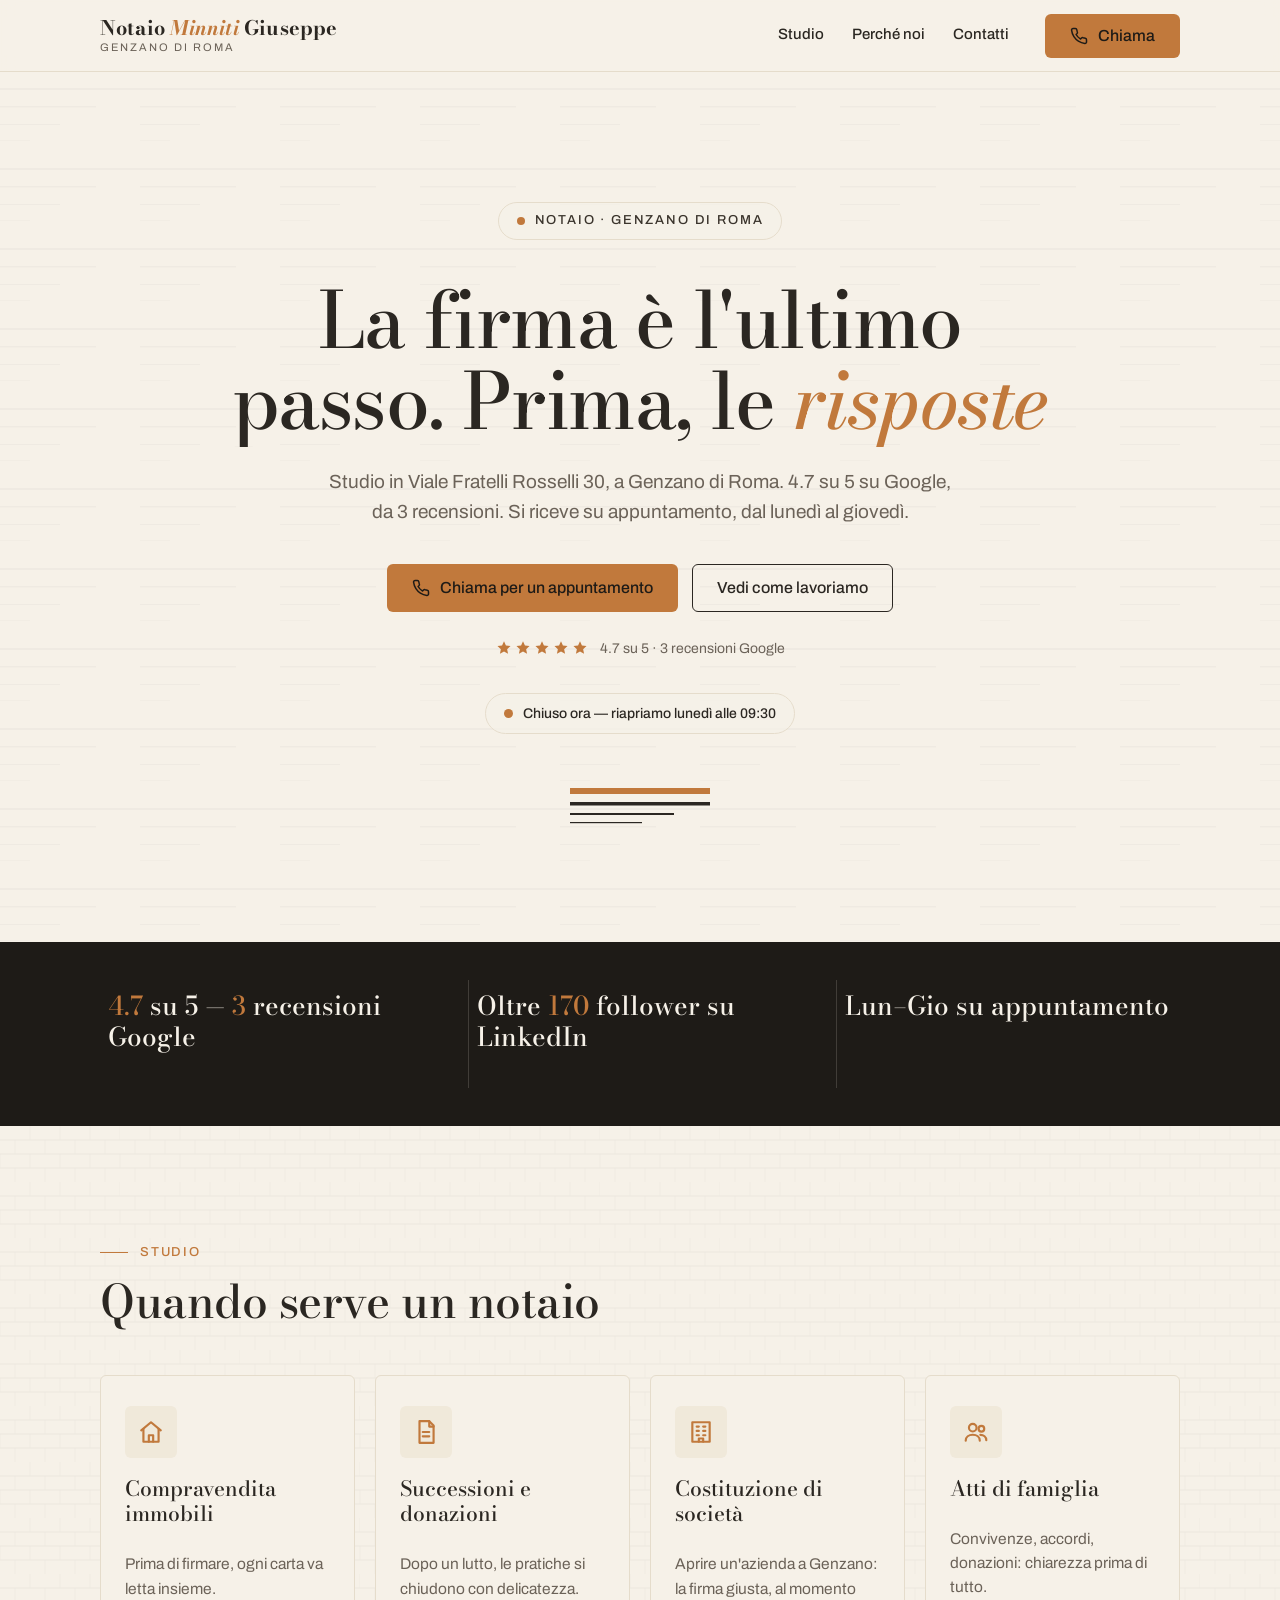
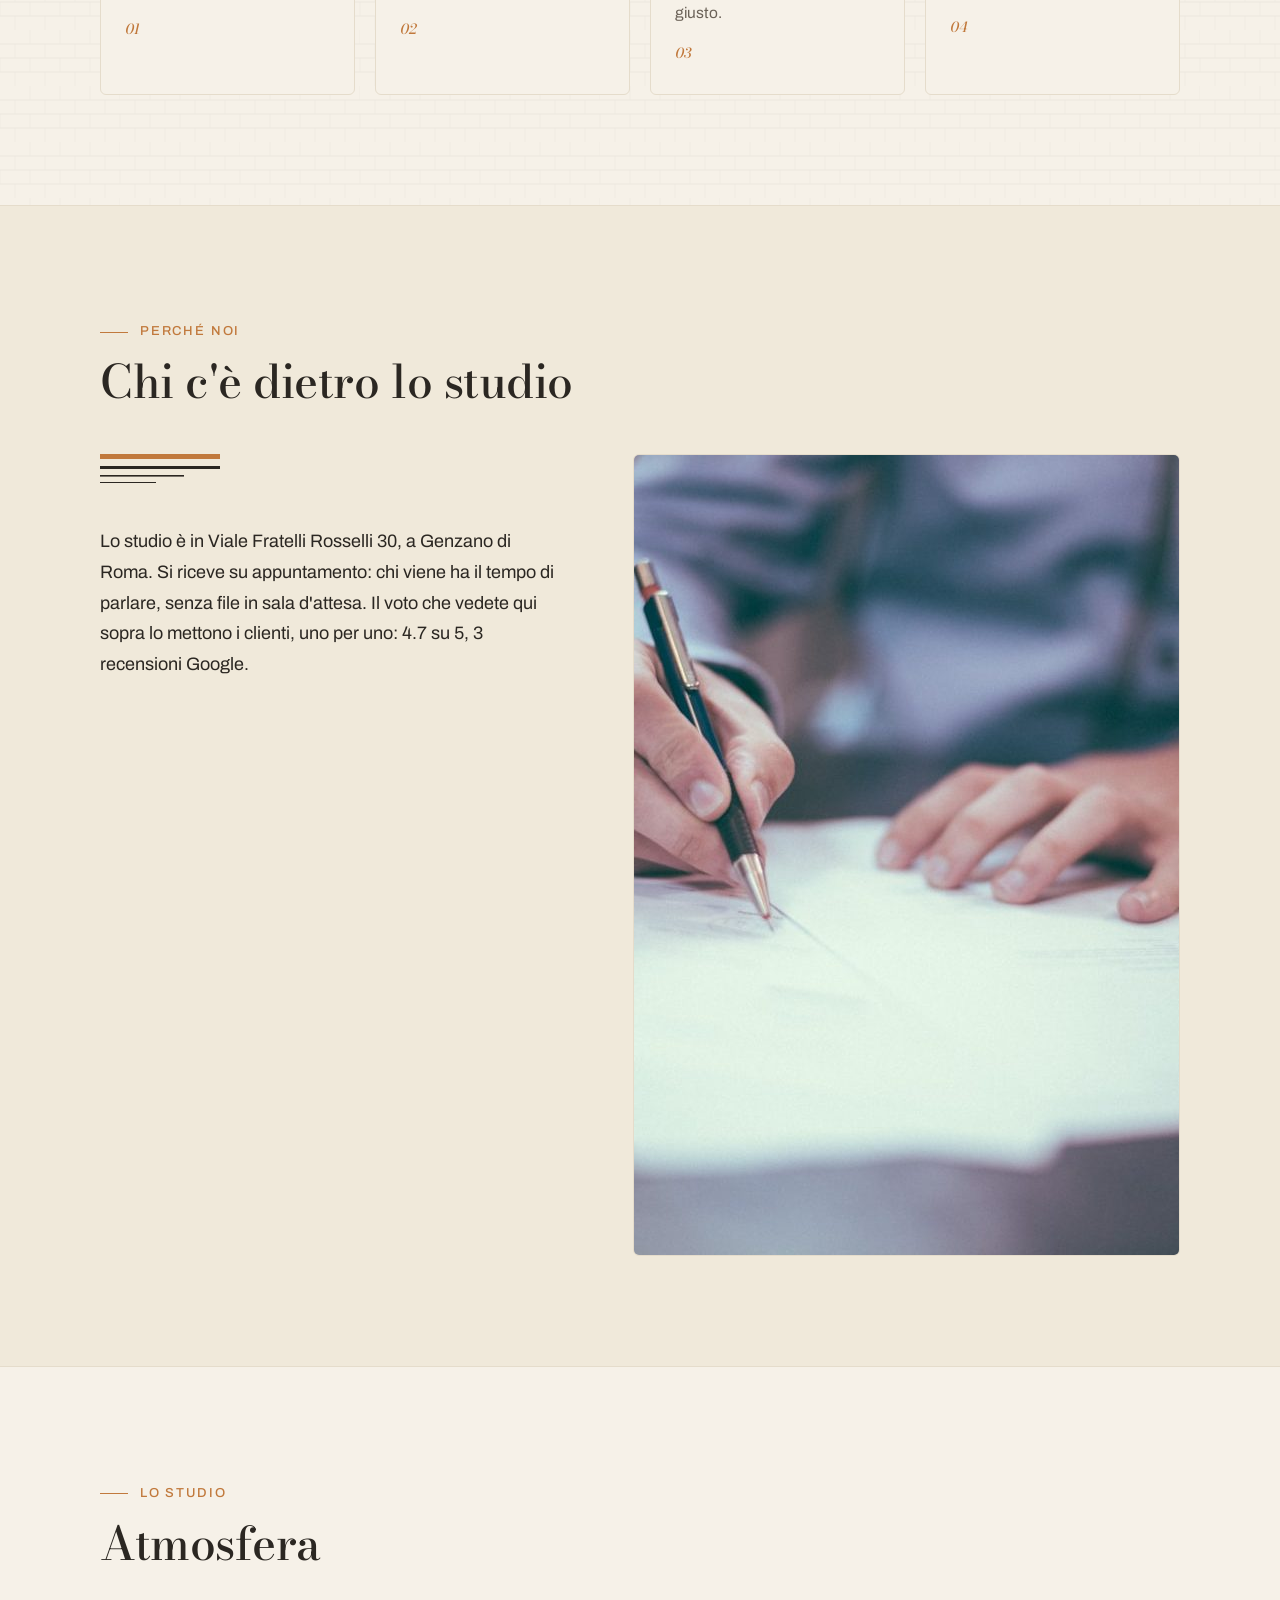
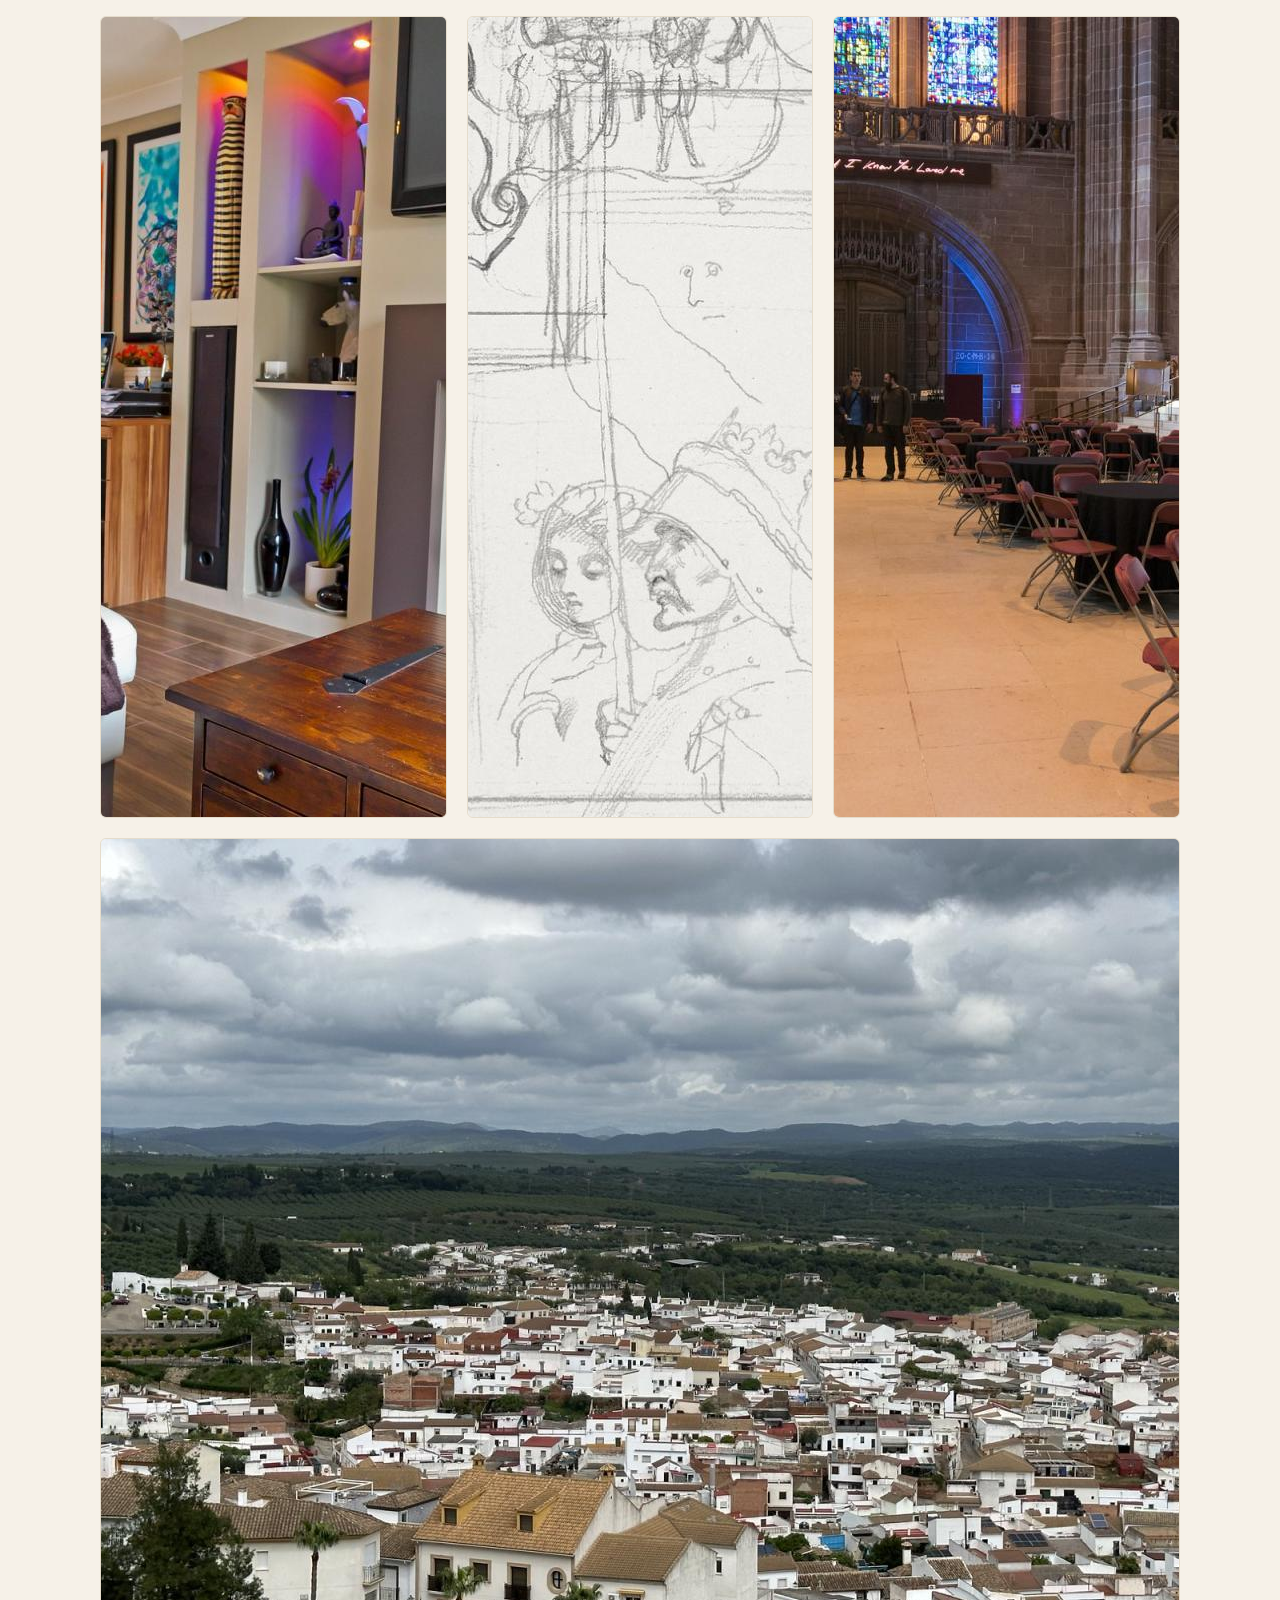
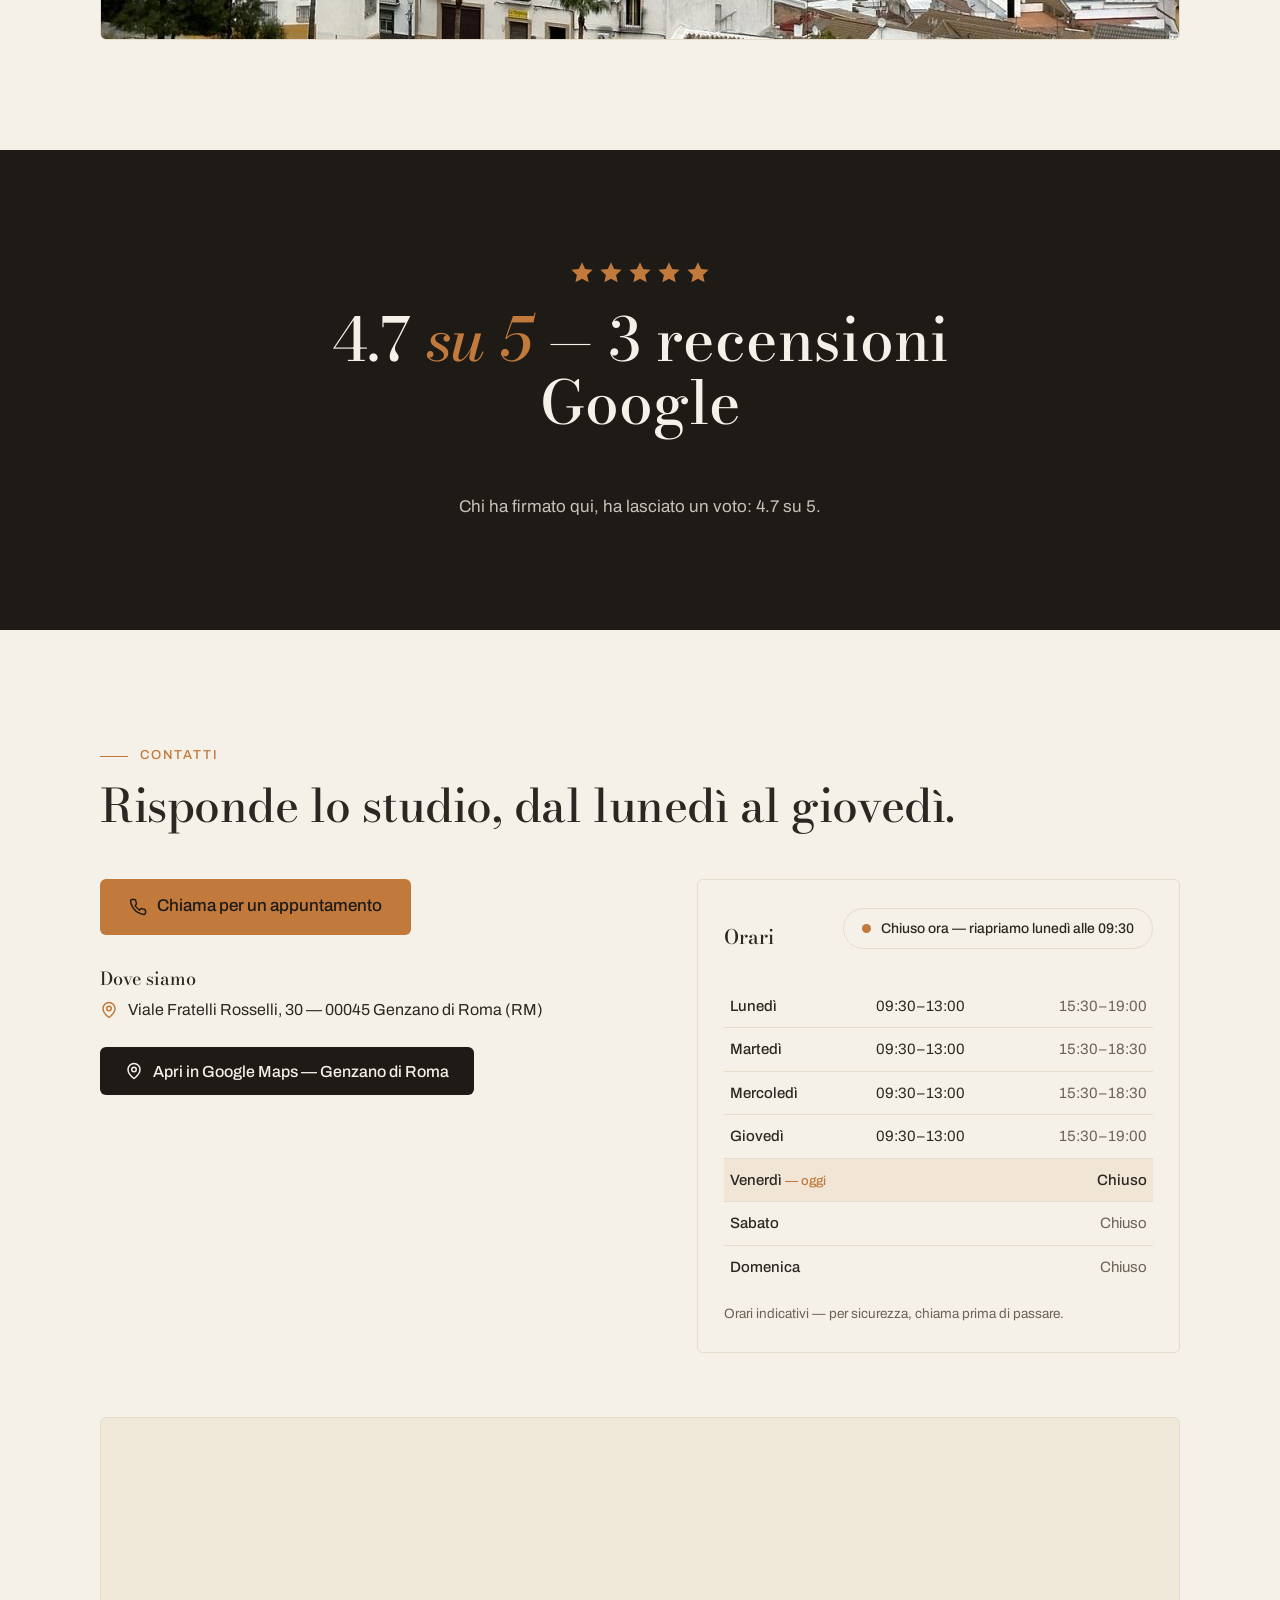
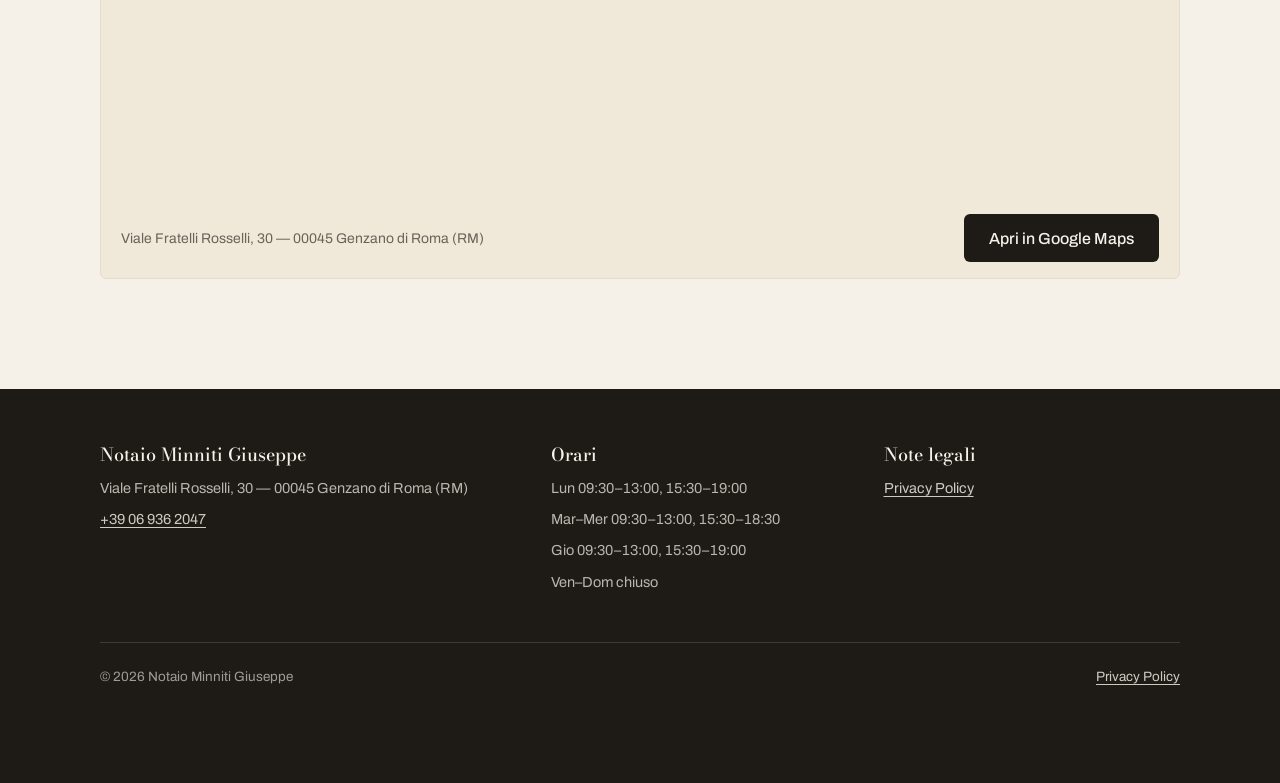
<file: index.html>
<!DOCTYPE html>
<html lang="it">
<head>
  <meta charset="UTF-8">
  <meta name="viewport" content="width=device-width, initial-scale=1.0">
  <title>Notaio Minniti Giuseppe — Genzano di Roma · Notaio che risponde</title>
  <meta name="description" content="Studio notarile in Viale Fratelli Rosselli 30, a Genzano di Roma. 4.7 su 5 su Google, da 3 recensioni. Compravendite, successioni, società e atti di famiglia. Si riceve su appuntamento, dal lunedì al giovedì.">
  <meta name="geo.region" content="IT-RM">
  <meta name="geo.placename" content="Genzano di Roma">
  <meta name="geo.position" content="41.7099509;12.6858697">
  <meta name="ICBM" content="41.7099509, 12.6858697">
  <link rel="canonical" href="https://notaiominniti-genzano.github.io/">
  <meta property="og:type" content="website">
  <meta property="og:locale" content="it_IT">
  <meta property="og:site_name" content="Notaio Minniti Giuseppe">
  <meta property="og:title" content="Notaio Minniti Giuseppe — Genzano di Roma">
  <meta property="og:description" content="La firma è l'ultimo passo. Prima, le risposte. Studio in Viale Fratelli Rosselli 30, Genzano di Roma. 4.7 su 5 su Google, da 3 recensioni.">
  <meta property="og:url" content="https://notaiominniti-genzano.github.io/">
  <link rel="icon" type="image/svg+xml" href="favicon.svg">

  <script type="application/ld+json">
  {
    "@context": "https://schema.org",
    "@type": "LocalBusiness",
    "name": "Notaio Minniti Giuseppe",
    "url": "https://notaiominniti-genzano.github.io/",
    "telephone": "+3906****2047",
    "address": {
      "@type": "PostalAddress",
      "streetAddress": "Viale Fratelli Rosselli, 30",
      "addressLocality": "Genzano di Roma",
      "addressRegion": "RM",
      "postalCode": "00045",
      "addressCountry": "IT"
    },
    "geo": {
      "@type": "GeoCoordinates",
      "latitude": 41.7099509,
      "longitude": 12.6858697
    },
    "aggregateRating": {
      "@type": "AggregateRating",
      "ratingValue": "4.7",
      "reviewCount": "3"
    }
  }
  </script>

  <noscript>
    <style>
      .reveal, .hero__badge, .hero__title .word > span, .hero__sub,
      .hero__cta-row, .hero__rating, .hero__status {
        opacity: 1 !important;
        transform: none !important;
        animation: none !important;
      }
    </style>
  </noscript>

  <link rel="preload" as="font" type="font/woff2" crossorigin href="fonts/font-00.woff2">
  <link rel="preload" as="font" type="font/woff2" crossorigin href="fonts/font-05.woff2">
  <link rel="preload" as="font" type="font/woff2" crossorigin href="fonts/font-03.woff2">

  <link rel="stylesheet" href="css/variables.css">
  <link rel="stylesheet" href="css/base.css">
  <link rel="stylesheet" href="css/components.css">
  <link rel="stylesheet" href="fonts/fonts.css">

  <style>
    /* Design tokens — specchio inline di css/variables.css (fonte di verità) */
    :root {
      --paper: #F6F1E8;
      --ink: #2B2722;
      --primary: #3A342C;
      --accent: #C1793C;
      --deep: #1E1B17;
      --line: #E5DCCB;
    }

    /* Hero: CSS @keyframes INLINE (mai GSAP sopra la fold) */
    @keyframes heroUp {
      from { opacity: 0; transform: translateY(22px); }
      to   { opacity: 1; transform: translateY(0); }
    }

    @keyframes heroWordUp {
      from { opacity: 0; transform: translateY(1.05em); }
      to   { opacity: 1; transform: translateY(0); }
    }
  </style>

  <script>
    /* Delay eroe in modo SINCRONO (anti-flash): le variabili sono lette
       dalle animazioni CSS del primo render, nessuna classe aggiunta dopo. */
    (function () {
      var s = document.documentElement.style;
      var i;
      for (i = 1; i <= 8; i += 1) {
        s.setProperty('--d' + i, (0.04 + i * 0.055).toFixed(3) + 's');
      }
      s.setProperty('--d-hero-1', '0.05s');
      s.setProperty('--d-hero-2', '0.6s');
      s.setProperty('--d-hero-3', '0.68s');
      s.setProperty('--d-hero-4', '0.76s');
      s.setProperty('--d-hero-5', '0.84s');
    })();
  </script>
</head>
<body>

  <a class="skip-link" href="#main">Salta al contenuto</a>

  <!-- Header / Nav -->
  <header class="header" id="header">
    <div class="container header__inner">
      <a class="brand" href="#main" aria-label="Notaio Minniti Giuseppe — torna all'inizio">
        <span class="brand__name">Notaio <em>Minniti</em> Giuseppe</span>
        <span class="brand__tag">Genzano di Roma</span>
      </a>
      <nav class="nav" aria-label="Navigazione principale">
        <div class="nav__links">
          <a class="nav__link" href="#studio">Studio</a>
          <a class="nav__link" href="#perche">Perché noi</a>
          <a class="nav__link" href="#contatti">Contatti</a>
          <a class="btn btn--primary nav__cta" href="tel:+39069362047">
            <svg viewBox="0 0 24 24" fill="none" stroke="currentColor" stroke-width="2" stroke-linecap="round" stroke-linejoin="round" aria-hidden="true"><path d="M22 16.9v3a2 2 0 0 1-2.2 2 19.8 19.8 0 0 1-8.6-3.1 19.5 19.5 0 0 1-6-6A19.8 19.8 0 0 1 2.1 4.2 2 2 0 0 1 4.1 2h3a2 2 0 0 1 2 1.7c.1 1 .4 2 .7 2.9a2 2 0 0 1-.4 2.1L8.1 10a16 16 0 0 0 6 6l1.3-1.3a2 2 0 0 1 2.1-.4c.9.3 1.9.6 2.9.7a2 2 0 0 1 1.6 2Z"/></svg>
            Chiama
          </a>
        </div>
        <button class="nav__burger" id="burger" type="button" aria-label="Apri il menu" aria-expanded="false" aria-controls="mobileMenu">
          <svg viewBox="0 0 24 24" fill="none" stroke="currentColor" stroke-width="2" stroke-linecap="round" aria-hidden="true"><path d="M4 7h16M4 12h16M4 17h16"/></svg>
        </button>
      </nav>
    </div>
  </header>

  <!-- Pannello menu mobile -->
  <nav class="nav__menu" id="mobileMenu" aria-label="Navigazione mobile">
    <a href="#studio">Studio</a>
    <a href="#perche">Perché noi</a>
    <a href="#contatti">Contatti</a>
    <a class="btn btn--primary" href="tel:+39069362047">Chiama per un appuntamento</a>
  </nav>

  <main id="main">

    <!-- 1 · Hero -->
    <section class="hero" id="hero">
      <div class="container hero__inner">
        <p class="hero__badge" id="heroBadge"><span class="dot" aria-hidden="true"></span>Notaio · Genzano di Roma</p>

        <h1 class="hero__title" id="heroTitle">
          <span class="word"><span>La</span></span>
          <span class="word"><span>firma</span></span>
          <span class="word"><span>è</span></span>
          <span class="word"><span>l'ultimo</span></span>
          <span class="word"><span>passo.</span></span>
          <span class="word"><span>Prima,</span></span>
          <span class="word"><span>le</span></span>
          <em class="accent word"><span>risposte</span></em>
        </h1>

        <p class="hero__sub" id="heroSub">Studio in Viale Fratelli Rosselli 30, a Genzano di Roma. 4.7 su 5 su Google, da 3 recensioni. Si riceve su appuntamento, dal lunedì al giovedì.</p>

        <div class="hero__cta-row" id="heroCta">
          <a class="btn btn--primary" href="tel:+39069362047">
            <svg viewBox="0 0 24 24" fill="none" stroke="currentColor" stroke-width="2" stroke-linecap="round" stroke-linejoin="round" aria-hidden="true"><path d="M22 16.9v3a2 2 0 0 1-2.2 2 19.8 19.8 0 0 1-8.6-3.1 19.5 19.5 0 0 1-6-6A19.8 19.8 0 0 1 2.1 4.2 2 2 0 0 1 4.1 2h3a2 2 0 0 1 2 1.7c.1 1 .4 2 .7 2.9a2 2 0 0 1-.4 2.1L8.1 10a16 16 0 0 0 6 6l1.3-1.3a2 2 0 0 1 2.1-.4c.9.3 1.9.6 2.9.7a2 2 0 0 1 1.6 2Z"/></svg>
            Chiama per un appuntamento
          </a>
          <a class="btn btn--ghost" href="#studio">Vedi come lavoriamo</a>
        </div>

        <div class="hero__rating" id="heroRating">
          <span class="stars" aria-hidden="true">
            <svg viewBox="0 0 24 24" fill="currentColor"><path d="M12 2l2.9 6.3 6.9.8-5.1 4.7 1.4 6.8L12 17.2 5.9 20.6l1.4-6.8L2.2 9.1l6.9-.8z"/></svg>
            <svg viewBox="0 0 24 24" fill="currentColor"><path d="M12 2l2.9 6.3 6.9.8-5.1 4.7 1.4 6.8L12 17.2 5.9 20.6l1.4-6.8L2.2 9.1l6.9-.8z"/></svg>
            <svg viewBox="0 0 24 24" fill="currentColor"><path d="M12 2l2.9 6.3 6.9.8-5.1 4.7 1.4 6.8L12 17.2 5.9 20.6l1.4-6.8L2.2 9.1l6.9-.8z"/></svg>
            <svg viewBox="0 0 24 24" fill="currentColor"><path d="M12 2l2.9 6.3 6.9.8-5.1 4.7 1.4 6.8L12 17.2 5.9 20.6l1.4-6.8L2.2 9.1l6.9-.8z"/></svg>
            <svg viewBox="0 0 24 24" fill="currentColor"><path d="M12 2l2.9 6.3 6.9.8-5.1 4.7 1.4 6.8L12 17.2 5.9 20.6l1.4-6.8L2.2 9.1l6.9-.8z"/></svg>
          </span>
          <span>4.7 su 5 · 3 recensioni Google</span>
        </div>

        <div class="hero__status">
          <span class="status-pill status-pill--hero js-status" role="status" aria-live="polite">
            <span class="dot" aria-hidden="true"></span>
            <span class="js-status-text">Lun–Gio su appuntamento</span>
          </span>
        </div>

        <div class="arch-lines" aria-hidden="true">
          <svg width="140" height="44" viewBox="0 0 140 44" fill="none">
            <rect x="0" y="0" width="140" height="6" fill="#C1793C"/>
            <rect x="0" y="14" width="140" height="3.5" fill="#2B2722"/>
            <rect x="0" y="25" width="104" height="2" fill="#2B2722"/>
            <rect x="0" y="34" width="72" height="1.2" fill="#2B2722"/>
          </svg>
        </div>
      </div>
    </section>


    <!-- 2 · Trust bar (solo numeri reali) -->
    <section class="trust" aria-label="Numeri dello studio">
      <div class="container trust__grid">
        <div class="trust__item reveal">
          <p class="trust__item-text"><span class="counter" data-target="4.7" data-decimals="1">4.7</span> su 5 — <span class="counter" data-target="3" data-decimals="0">3</span> recensioni Google</p>
        </div>
        <div class="trust__item reveal">
          <p class="trust__item-text">Oltre <span class="counter" data-target="170" data-decimals="0">170</span> follower su LinkedIn</p>
        </div>
        <div class="trust__item reveal">
          <p class="trust__item-text">Lun–Gio su appuntamento</p>
        </div>
      </div>
    </section>

    <!-- 3 · Servizi -->
    <section class="services section" id="studio">
      <div class="roman-wall" aria-hidden="true"></div>
      <div class="container services__inner">
        <div class="section-head reveal">
          <span class="section-head__kicker">Studio</span>
          <h2>Quando serve un notaio</h2>
        </div>

        <div class="cards-grid">
          <article class="card">
            <span class="card__icon" aria-hidden="true">
              <svg viewBox="0 0 24 24" fill="none" stroke="currentColor" stroke-width="2" stroke-linecap="round" stroke-linejoin="round"><path d="M3 10.5 12 3l9 7.5"/><path d="M5 9.5V21h14V9.5"/><path d="M10 21v-6h4v6"/></svg>
            </span>
            <h3>Compravendita immobili</h3>
            <p>Prima di firmare, ogni carta va letta insieme.</p>
            <span class="card__num" aria-hidden="true">01</span>
          </article>

          <article class="card">
            <span class="card__icon" aria-hidden="true">
              <svg viewBox="0 0 24 24" fill="none" stroke="currentColor" stroke-width="2" stroke-linecap="round" stroke-linejoin="round"><path d="M6 2h9l4 4v16H6z"/><path d="M15 2v5h4"/><path d="M9 12h6M9 16h6"/></svg>
            </span>
            <h3>Successioni e donazioni</h3>
            <p>Dopo un lutto, le pratiche si chiudono con delicatezza.</p>
            <span class="card__num" aria-hidden="true">02</span>
          </article>

          <article class="card">
            <span class="card__icon" aria-hidden="true">
              <svg viewBox="0 0 24 24" fill="none" stroke="currentColor" stroke-width="2" stroke-linecap="round" stroke-linejoin="round"><path d="M4 3h16v18H4z"/><path d="M8 7h2M8 11h2M8 15h2M14 7h2M14 11h2M14 15h2M10 21v-3h4v3"/></svg>
            </span>
            <h3>Costituzione di società</h3>
            <p>Aprire un'azienda a Genzano: la firma giusta, al momento giusto.</p>
            <span class="card__num" aria-hidden="true">03</span>
          </article>

          <article class="card">
            <span class="card__icon" aria-hidden="true">
              <svg viewBox="0 0 24 24" fill="none" stroke="currentColor" stroke-width="2" stroke-linecap="round" stroke-linejoin="round"><circle cx="9" cy="8" r="3.5"/><path d="M2.5 20c0-3.5 2.9-5.5 6.5-5.5s6.5 2 6.5 5.5"/><circle cx="17" cy="9" r="2.6"/><path d="M16 14.6c3 0 5.5 1.8 5.5 4.9"/></svg>
            </span>
            <h3>Atti di famiglia</h3>
            <p>Convivenze, accordi, donazioni: chiarezza prima di tutto.</p>
            <span class="card__num" aria-hidden="true">04</span>
          </article>
        </div>
      </div>
    </section>


    <!-- 4 · Perché noi -->
    <section class="perche section" id="perche">
      <div class="container">
        <div class="section-head reveal">
          <span class="section-head__kicker">Perché noi</span>
          <h2>Chi c'è dietro lo studio</h2>
        </div>

        <div class="perche__grid reveal">
          <div class="perche__body">
            <div class="arch-lines arch-lines--section" aria-hidden="true">
              <svg width="120" height="36" viewBox="0 0 120 36" fill="none">
                <rect x="0" y="0" width="120" height="5" fill="#C1793C"/>
                <rect x="0" y="12" width="120" height="3" fill="#2B2722"/>
                <rect x="0" y="21" width="84" height="1.6" fill="#2B2722"/>
                <rect x="0" y="28" width="56" height="1" fill="#2B2722"/>
              </svg>
            </div>
            <div class="perche__copy">
              <p>Lo studio è in Viale Fratelli Rosselli 30, a Genzano di Roma. Si riceve su appuntamento: chi viene ha il tempo di parlare, senza file in sala d'attesa. Il voto che vedete qui sopra lo mettono i clienti, uno per uno: 4.7 su 5, 3 recensioni Google.</p>
            </div>
          </div>
          <figure class="perche__media">
            <img src="images/atmosfera-2.jpg" alt="Atmosfera dello studio — penna e atti sulla scrivania" width="1280" height="800" loading="lazy" decoding="async">
          </figure>
        </div>
      </div>
    </section>


    <!-- 5 · Galleria — atmosfera dello studio -->
    <section class="gallery section" id="atmosfera" aria-label="Atmosfera dello studio">
      <div class="container">
        <div class="section-head reveal">
          <span class="section-head__kicker">Lo studio</span>
          <h2>Atmosfera</h2>
        </div>

        <div class="gallery-grid">
          <figure class="gallery-item reveal">
            <img src="images/atmosfera-1.jpg" alt="Atmosfera dello studio — poltrona in pelle" width="1280" height="800" loading="lazy" decoding="async">
          </figure>
          <figure class="gallery-item reveal">
            <img src="images/atmosfera-3.jpg" alt="Atmosfera dello studio — penna e inchiostro" width="1280" height="800" loading="lazy" decoding="async">
          </figure>
          <figure class="gallery-item reveal">
            <img src="images/atmosfera-4.jpg" alt="Atmosfera dello studio — libri antichi" width="1280" height="800" loading="lazy" decoding="async">
          </figure>
          <figure class="gallery-item gallery-item--wide reveal">
            <img src="images/atmosfera-5.jpg" alt="Atmosfera dello studio — il borgo" width="1280" height="800" loading="lazy" decoding="async">
          </figure>
        </div>
      </div>
    </section>


    <!-- 6 · Rating band (sfondo scuro) -->
    <section class="rating-band section">
      <div class="container rating-band__inner reveal">
        <div class="stars" aria-hidden="true">
          <svg viewBox="0 0 24 24" fill="currentColor"><path d="M12 2l2.9 6.3 6.9.8-5.1 4.7 1.4 6.8L12 17.2 5.9 20.6l1.4-6.8L2.2 9.1l6.9-.8z"/></svg>
          <svg viewBox="0 0 24 24" fill="currentColor"><path d="M12 2l2.9 6.3 6.9.8-5.1 4.7 1.4 6.8L12 17.2 5.9 20.6l1.4-6.8L2.2 9.1l6.9-.8z"/></svg>
          <svg viewBox="0 0 24 24" fill="currentColor"><path d="M12 2l2.9 6.3 6.9.8-5.1 4.7 1.4 6.8L12 17.2 5.9 20.6l1.4-6.8L2.2 9.1l6.9-.8z"/></svg>
          <svg viewBox="0 0 24 24" fill="currentColor"><path d="M12 2l2.9 6.3 6.9.8-5.1 4.7 1.4 6.8L12 17.2 5.9 20.6l1.4-6.8L2.2 9.1l6.9-.8z"/></svg>
          <svg viewBox="0 0 24 24" fill="currentColor"><path d="M12 2l2.9 6.3 6.9.8-5.1 4.7 1.4 6.8L12 17.2 5.9 20.6l1.4-6.8L2.2 9.1l6.9-.8z"/></svg>
        </div>
        <p class="rating-band__score">4.7 <em>su 5</em> — 3 recensioni Google</p>
        <p class="rating-band__line">Chi ha firmato qui, ha lasciato un voto: 4.7 su 5.</p>
      </div>
    </section>

    <!-- 6 · Contatti -->
    <section class="contacts section" id="contatti">
      <div class="container">
        <div class="section-head reveal">
          <span class="section-head__kicker">Contatti</span>
          <h2>Risponde lo studio, dal lunedì al giovedì.</h2>
        </div>

        <div class="contacts__grid">
          <div class="reveal">
            <div class="contacts__cta">
              <a class="btn btn--primary" href="tel:+39069362047">
                <svg viewBox="0 0 24 24" fill="none" stroke="currentColor" stroke-width="2" stroke-linecap="round" stroke-linejoin="round" aria-hidden="true"><path d="M22 16.9v3a2 2 0 0 1-2.2 2 19.8 19.8 0 0 1-8.6-3.1 19.5 19.5 0 0 1-6-6A19.8 19.8 0 0 1 2.1 4.2 2 2 0 0 1 4.1 2h3a2 2 0 0 1 2 1.7c.1 1 .4 2 .7 2.9a2 2 0 0 1-.4 2.1L8.1 10a16 16 0 0 0 6 6l1.3-1.3a2 2 0 0 1 2.1-.4c.9.3 1.9.6 2.9.7a2 2 0 0 1 1.6 2Z"/></svg>
                Chiama per un appuntamento
              </a>
            </div>

            <div class="contacts__block">
              <h3>Dove siamo</h3>
              <p class="contacts__addr">
                <svg viewBox="0 0 24 24" fill="none" stroke="currentColor" stroke-width="2" stroke-linecap="round" stroke-linejoin="round" aria-hidden="true"><path d="M20 10c0 6-8 12-8 12S4 16 4 10a8 8 0 1 1 16 0Z"/><circle cx="12" cy="10" r="3"/></svg>
                <span>Viale Fratelli Rosselli, 30 — 00045 Genzano di Roma (RM)</span>
              </p>
            </div>

            <div class="contacts__actions">
              <a class="btn btn--dark" href="https://www.google.com/maps/search/?api=1&amp;query=Viale%20Fratelli%20Rosselli%2030%2C%2000045%20Genzano%20di%20Roma%20RM" target="_blank" rel="noopener">
                <svg viewBox="0 0 24 24" fill="none" stroke="currentColor" stroke-width="2" stroke-linecap="round" stroke-linejoin="round" aria-hidden="true"><path d="M20 10c0 6-8 12-8 12S4 16 4 10a8 8 0 1 1 16 0Z"/><circle cx="12" cy="10" r="3"/></svg>
                Apri in Google Maps — Genzano di Roma
              </a>
            </div>
          </div>

          <div class="reveal">
            <div class="hours-card">
              <div class="hours-card__title">
                <h3>Orari</h3>
                <span class="status-pill status-pill--contacts js-status" role="status" aria-live="polite">
                  <span class="dot" aria-hidden="true"></span>
                  <span class="js-status-text">Lun–Gio su appuntamento</span>
                </span>
              </div>
              <table class="hours-table">
                <tr data-day="1"><td>Lunedì</td><td>09:30–13:00</td><td>15:30–19:00</td></tr>
                <tr data-day="2"><td>Martedì</td><td>09:30–13:00</td><td>15:30–18:30</td></tr>
                <tr data-day="3"><td>Mercoledì</td><td>09:30–13:00</td><td>15:30–18:30</td></tr>
                <tr data-day="4"><td>Giovedì</td><td>09:30–13:00</td><td>15:30–19:00</td></tr>
                <tr data-day="5"><td>Venerdì</td><td colspan="2">Chiuso</td></tr>
                <tr data-day="6"><td>Sabato</td><td colspan="2">Chiuso</td></tr>
                <tr data-day="7"><td>Domenica</td><td colspan="2">Chiuso</td></tr>
              </table>
              <p class="hours-note">Orari indicativi — per sicurezza, chiama prima di passare.</p>
            </div>
          </div>
        </div>

        <!-- 7 · Mappa -->
        <div class="map-wrap reveal">
          <iframe class="map-frame" title="Mappa — Viale Fratelli Rosselli 30, Genzano di Roma" src="https://maps.google.com/maps?q=Viale+Fratelli+Rosselli+30+Genzano+di+Roma+RM&amp;output=embed" loading="lazy" referrerpolicy="no-referrer-when-downgrade" allowfullscreen></iframe>
          <div class="map-wrap__foot">
            <span>Viale Fratelli Rosselli, 30 — 00045 Genzano di Roma (RM)</span>
            <a class="btn btn--dark" href="https://www.google.com/maps/search/?api=1&amp;query=Viale%20Fratelli%20Rosselli%2030%2C%2000045%20Genzano%20di%20Roma%20RM" target="_blank" rel="noopener">Apri in Google Maps</a>
          </div>
        </div>
      </div>
    </section>


  </main>

  <!-- 8 · Footer -->
  <footer class="footer" id="siteFooter">
    <div class="container">
      <div class="footer__grid">
        <div>
          <h3>Notaio Minniti Giuseppe</h3>
          <p>Viale Fratelli Rosselli, 30 — 00045 Genzano di Roma (RM)</p>
          <p><a href="tel:+39069362047">+39 06 936 2047</a></p>
        </div>
        <div>
          <h3>Orari</h3>
          <p>Lun 09:30–13:00, 15:30–19:00</p>
          <p>Mar–Mer 09:30–13:00, 15:30–18:30</p>
          <p>Gio 09:30–13:00, 15:30–19:00</p>
          <p>Ven–Dom chiuso</p>
        </div>
        <div>
          <h3>Note legali</h3>
          <p><a href="privacy.html">Privacy Policy</a></p>
        </div>
      </div>
      <div class="footer__bottom">
        <span>© 2026 Notaio Minniti Giuseppe</span>
        <a href="privacy.html">Privacy Policy</a>
      </div>
    </div>
  </footer>

  <!-- Sticky CTA mobile -->
  <div class="sticky-cta" id="stickyCta">
    <a class="btn btn--primary" href="tel:+39069362047">
      <svg viewBox="0 0 24 24" fill="none" stroke="currentColor" stroke-width="2" stroke-linecap="round" stroke-linejoin="round" aria-hidden="true"><path d="M22 16.9v3a2 2 0 0 1-2.2 2 19.8 19.8 0 0 1-8.6-3.1 19.5 19.5 0 0 1-6-6A19.8 19.8 0 0 1 2.1 4.2 2 2 0 0 1 4.1 2h3a2 2 0 0 1 2 1.7c.1 1 .4 2 .7 2.9a2 2 0 0 1-.4 2.1L8.1 10a16 16 0 0 0 6 6l1.3-1.3a2 2 0 0 1 2.1-.4c.9.3 1.9.6 2.9.7a2 2 0 0 1 1.6 2Z"/></svg>
      Chiama ora <span class="sticky-cta__num">· 06 936 2047</span>
    </a>
  </div>

  <!-- Vendor LOCALI (mai CDN) -->
  <script src="js/vendor/gsap.min.js" defer></script>
  <script src="js/vendor/ScrollTrigger.min.js" defer></script>
  <script src="js/vendor/lenis.min.js" defer></script>

  <!-- App -->
  <script src="js/counters.js" defer></script>
  <script src="js/animations.js" defer></script>
  <script src="js/main.js" defer></script>
</body>
</html>
</file>
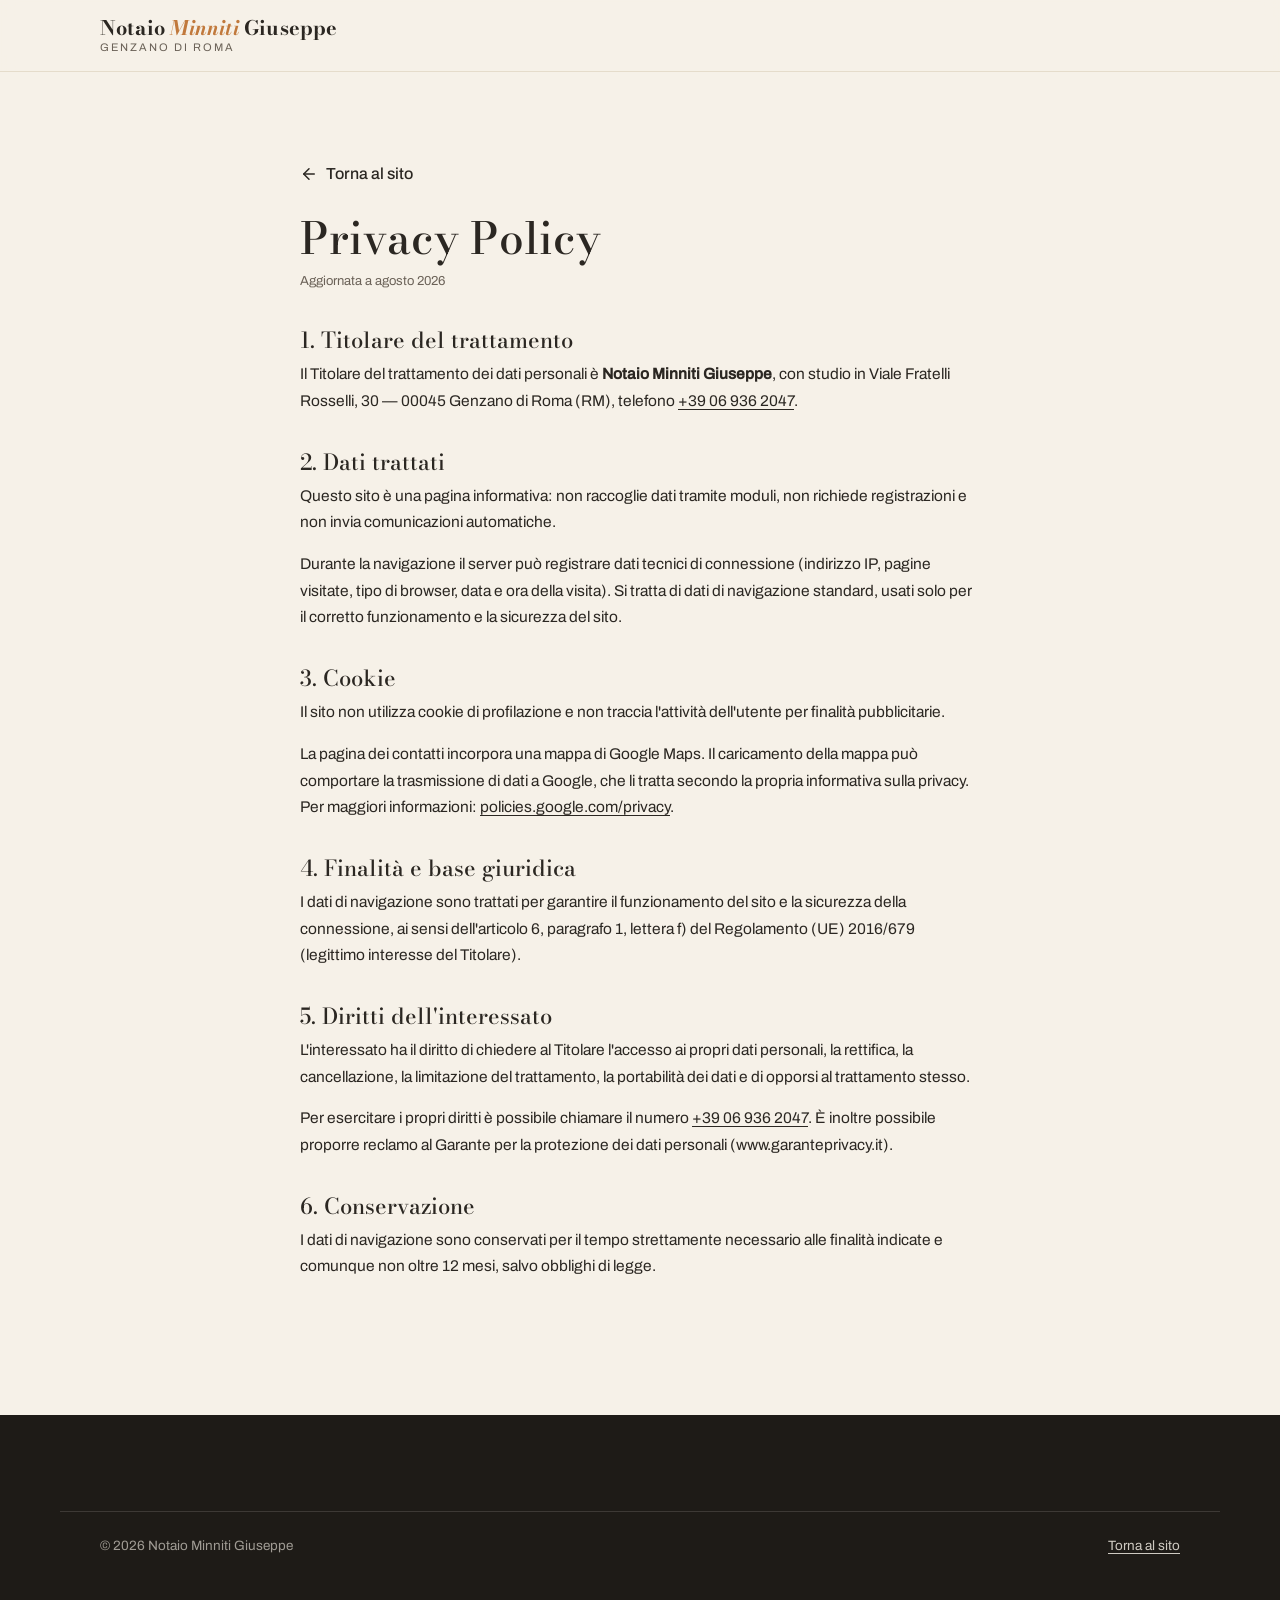
<file: privacy.html>
<!DOCTYPE html>
<html lang="it">
<head>
  <meta charset="UTF-8">
  <meta name="viewport" content="width=device-width, initial-scale=1.0">
  <title>Privacy Policy — Notaio Minniti Giuseppe</title>
  <meta name="description" content="Privacy Policy del sito di Notaio Minniti Giuseppe, Genzano di Roma: titolare del trattamento, dati trattati, cookie, finalità e diritti dell'interessato.">
  <link rel="icon" type="image/svg+xml" href="favicon.svg">
  <link rel="canonical" href="https://notaiominniti-genzano.github.io/privacy.html">
  <link rel="stylesheet" href="css/variables.css">
  <link rel="stylesheet" href="css/base.css">
  <link rel="stylesheet" href="css/components.css">
  <link rel="stylesheet" href="fonts/fonts.css">
</head>
<body>

  <a class="skip-link" href="#main">Salta al contenuto</a>

  <header class="header">
    <div class="container header__inner">
      <a class="brand" href="index.html" aria-label="Notaio Minniti Giuseppe — torna al sito">
        <span class="brand__name">Notaio <em>Minniti</em> Giuseppe</span>
        <span class="brand__tag">Genzano di Roma</span>
      </a>
    </div>
  </header>

  <main id="main">
    <div class="container legal-page">
      <a class="legal-back" href="index.html">
        <svg viewBox="0 0 24 24" fill="none" stroke="currentColor" stroke-width="2" stroke-linecap="round" stroke-linejoin="round" aria-hidden="true"><path d="M19 12H5"/><path d="m12 19-7-7 7-7"/></svg>
        Torna al sito
      </a>

      <h1>Privacy Policy</h1>
      <p class="legal-updated">Aggiornata a agosto 2026</p>

      <h2>1. Titolare del trattamento</h2>
      <p>Il Titolare del trattamento dei dati personali è <strong>Notaio Minniti Giuseppe</strong>, con studio in Viale Fratelli Rosselli, 30 — 00045 Genzano di Roma (RM), telefono <a href="tel:+39069362047">+39 06 936 2047</a>.</p>

      <h2>2. Dati trattati</h2>
      <p>Questo sito è una pagina informativa: non raccoglie dati tramite moduli, non richiede registrazioni e non invia comunicazioni automatiche.</p>
      <p>Durante la navigazione il server può registrare dati tecnici di connessione (indirizzo IP, pagine visitate, tipo di browser, data e ora della visita). Si tratta di dati di navigazione standard, usati solo per il corretto funzionamento e la sicurezza del sito.</p>

      <h2>3. Cookie</h2>
      <p>Il sito non utilizza cookie di profilazione e non traccia l'attività dell'utente per finalità pubblicitarie.</p>
      <p>La pagina dei contatti incorpora una mappa di Google Maps. Il caricamento della mappa può comportare la trasmissione di dati a Google, che li tratta secondo la propria informativa sulla privacy. Per maggiori informazioni: <a href="https://policies.google.com/privacy" target="_blank" rel="noopener">policies.google.com/privacy</a>.</p>

      <h2>4. Finalità e base giuridica</h2>
      <p>I dati di navigazione sono trattati per garantire il funzionamento del sito e la sicurezza della connessione, ai sensi dell'articolo 6, paragrafo 1, lettera f) del Regolamento (UE) 2016/679 (legittimo interesse del Titolare).</p>

      <h2>5. Diritti dell'interessato</h2>
      <p>L'interessato ha il diritto di chiedere al Titolare l'accesso ai propri dati personali, la rettifica, la cancellazione, la limitazione del trattamento, la portabilità dei dati e di opporsi al trattamento stesso.</p>
      <p>Per esercitare i propri diritti è possibile chiamare il numero <a href="tel:+39069362047">+39 06 936 2047</a>. È inoltre possibile proporre reclamo al Garante per la protezione dei dati personali (www.garanteprivacy.it).</p>

      <h2>6. Conservazione</h2>
      <p>I dati di navigazione sono conservati per il tempo strettamente necessario alle finalità indicate e comunque non oltre 12 mesi, salvo obblighi di legge.</p>
    </div>
  </main>

  <footer class="footer">
    <div class="container footer__bottom">
      <span>© 2026 Notaio Minniti Giuseppe</span>
      <a href="index.html">Torna al sito</a>
    </div>
  </footer>

</body>
</html>
</file>
<file: css/variables.css>
/* ============================================================
   Notaio Minniti Giuseppe — Genzano di Roma
   Design tokens — "Il notaio che risponde"
   Palette grafite caldo + ambra · Bodoni Moda + Archivo
   ============================================================ */

:root {
  /* Palette (unica fonte) */
  --paper: #F6F1E8;   /* crema */
  --ink: #2B2722;     /* grafite caldo */
  --primary: #3A342C; /* grafite medio */
  --accent: #C1793C;  /* ambra bruciata */
  --deep: #1E1B17;    /* grafite quasi nero */
  --line: #E5DCCB;    /* bordo chiaro */

  /* Derivate */
  --paper-2: #F0E9DA;   /* crema profonda per card alternate */
  --ink-soft: #6B6258;  /* testo secondario (contrasto >= 4.5:1 su paper) */
  --accent-soft: #D4945C; /* ambra per hover su scuro */
  --on-deep: #EFE7D8;   /* testo chiaro su deep */

  /* Font */
  --font-display: 'Bodoni Moda', Georgia, 'Times New Roman', serif;
  --font-body: 'Archivo', 'Helvetica Neue', Arial, sans-serif;

  /* Layout */
  --header-h: 72px;
  --header-h-mobile: 64px;
  --container: 1160px;
  --gutter: clamp(20px, 4vw, 40px);
  --radius-sm: 6px;

  /* Motion */
  --ease-out: cubic-bezier(0.22, 1, 0.36, 1);

  /* Breakpoint per il CSS (documentazione) */
  --bp-mobile: 375px;
  --bp-tablet: 768px;
  --bp-desktop: 1280px;
}
</file>
<file: css/base.css>
/* ============================================================
   base.css — reset, tipografia, container, bottoni, utilità
   ============================================================ */

*,
*::before,
*::after {
  box-sizing: border-box;
}

html {
  -webkit-text-size-adjust: 100%;
  scroll-behavior: auto; /* lo scroll liscio lo gestisce Lenis */
}

html,
body {
  overflow-x: clip;
}

body {
  margin: 0;
  background: var(--paper);
  color: var(--ink);
  font-family: var(--font-body);
  font-size: 16px;
  line-height: 1.5;
  font-weight: 400;
  -webkit-font-smoothing: antialiased;
  text-rendering: optimizeLegibility;
}

img,
iframe,
svg {
  max-width: 100%;
  vertical-align: middle;
}

h1,
h2,
h3,
h4 {
  font-family: var(--font-display);
  font-weight: 500;
  line-height: 1.1;
  margin: 0 0 0.4em;
}

p {
  margin: 0 0 1em;
}

a {
  color: var(--ink);
  text-underline-offset: 3px;
}

::selection {
  background: var(--accent);
  color: var(--deep);
}

/* Focus ring visibile (accessibilità) */
:focus-visible {
  outline: 3px solid var(--accent);
  outline-offset: 3px;
  border-radius: 2px;
}

/* Visually hidden (accessibilità) */
.visually-hidden {
  position: absolute;
  width: 1px;
  height: 1px;
  margin: -1px;
  padding: 0;
  overflow: hidden;
  clip-path: inset(50%);
  white-space: nowrap;
  border: 0;
}

/* Skip link */
.skip-link {
  position: fixed;
  top: 8px;
  left: 8px;
  z-index: 2000;
  background: var(--deep);
  color: var(--paper);
  padding: 10px 16px;
  border-radius: var(--radius-sm);
  transform: translateY(-200%);
  transition: transform 0.2s ease;
  text-decoration: none;
}

.skip-link:focus {
  transform: translateY(0);
}

/* Container */
.container {
  width: 100%;
  max-width: var(--container);
  margin-inline: auto;
  padding-inline: var(--gutter);
}

/* Bottoni */
.btn {
  display: inline-flex;
  align-items: center;
  justify-content: center;
  gap: 10px;
  min-height: 48px;
  padding: 12px 24px;
  border-radius: var(--radius-sm);
  border: 1px solid transparent;
  font-family: var(--font-body);
  font-size: 16px;
  font-weight: 500;
  line-height: 1.2;
  text-decoration: none;
  cursor: pointer;
  transition: background-color 0.25s ease, color 0.25s ease,
    border-color 0.25s ease, transform 0.15s ease;
}

.btn:hover {
  transform: translateY(-2px);
  box-shadow: 0 10px 24px rgba(30, 27, 23, 0.16);
}

.btn:active {
  transform: translateY(1px);
  box-shadow: none;
}

.btn svg {
  width: 18px;
  height: 18px;
  flex: 0 0 auto;
}

.btn--primary {
  background: var(--accent);
  color: var(--deep);
}

.btn--primary:hover {
  background: var(--accent-soft);
}

.btn--ghost {
  background: transparent;
  color: var(--ink);
  border-color: var(--ink);
}

.btn--ghost:hover {
  background: var(--ink);
  color: var(--paper);
}

.btn--dark {
  background: var(--deep);
  color: var(--paper);
}

.btn--dark:hover {
  background: var(--primary);
}

.btn--line {
  background: transparent;
  color: var(--paper);
  border-color: rgba(246, 241, 232, 0.5);
}

.btn--line:hover {
  background: var(--paper);
  color: var(--deep);
  border-color: var(--paper);
}

/* Stelle SVG (mai U+2605) */
.stars {
  display: flex;
  gap: 3px;
  color: var(--accent);
  line-height: 0;
}

.stars svg {
  width: 16px;
  height: 16px;
  flex: 0 0 auto;
}

/* Reveal bulletproof: opacity 1 di default; GSAP lo pre-hide dopo registerPlugin */
.reveal {
  opacity: 1;
}

/* Titoli di sezione */
.section {
  padding-block: clamp(64px, 9vw, 110px);
}

.section-head {
  margin-bottom: 48px;
}

.section-head__kicker {
  display: inline-flex;
  align-items: center;
  gap: 12px;
  margin-bottom: 14px;
  font-family: var(--font-body);
  font-size: 13px;
  font-weight: 500;
  letter-spacing: 0.14em;
  text-transform: uppercase;
  color: var(--accent);
}

.section-head__kicker::before {
  content: '';
  display: block;
  width: 28px;
  height: 1px;
  background: var(--accent);
}

.section-head h2 {
  font-size: clamp(30px, 4.6vw, 46px);
  font-weight: 500;
  letter-spacing: -0.01em;
}

.section-head__lead {
  max-width: 620px;
  color: var(--ink-soft);
  font-size: 17px;
  margin-top: 14px;
}

@media (max-width: 767px) {
  .section-head {
    margin-bottom: 36px;
  }
}
</file>
<file: css/components.css>
/* ============================================================
   components.css — header, hero, sezioni, footer, sticky CTA
   ============================================================ */

/* ---------- Header / Nav ---------- */

.header {
  position: sticky;
  top: 0;
  z-index: 900;
  height: var(--header-h);
  background: rgba(246, 241, 232, 0.92);
  backdrop-filter: blur(8px);
  border-bottom: 1px solid var(--line);
}

.header__inner {
  display: flex;
  align-items: center;
  justify-content: space-between;
  gap: 16px;
  height: 100%;
}

.brand {
  display: inline-flex;
  flex-direction: column;
  gap: 2px;
  text-decoration: none;
  line-height: 1.1;
}

.brand__name {
  font-family: var(--font-display);
  font-size: 20px;
  font-weight: 700;
  color: var(--ink);
  letter-spacing: 0.01em;
  white-space: nowrap;
}

.brand__name em {
  font-style: italic;
  color: var(--accent);
}

.brand__tag {
  font-size: 11px;
  letter-spacing: 0.18em;
  text-transform: uppercase;
  color: var(--ink-soft);
}

.nav__links {
  display: flex;
  align-items: center;
  gap: 28px;
}

.nav__link {
  display: inline-flex;
  align-items: center;
  min-height: 44px;
  font-size: 15px;
  font-weight: 500;
  color: var(--ink);
  text-decoration: none;
  border-bottom: 2px solid transparent;
  transition: border-color 0.2s ease, color 0.2s ease;
}

.nav__link:hover {
  color: var(--accent);
  border-bottom-color: var(--accent);
}

.nav__cta {
  margin-left: 8px;
  min-height: 44px;
  padding-block: 9px;
}

.nav__burger {
  display: none;
}

/* Pannello mobile: MAI visibile da chiuso (top + translateY + visibility) */
.nav__menu {
  display: none;
}

@media (max-width: 767px) {
  .header {
    height: var(--header-h-mobile);
  }

  .brand__name {
    font-size: 17px;
  }

  .nav__links {
    display: none;
  }

  .nav__burger {
    display: inline-flex;
    align-items: center;
    justify-content: center;
    width: 48px;
    height: 48px;
    padding: 0;
    background: transparent;
    border: 0;
    cursor: pointer;
    color: var(--ink);
  }

  .nav__burger svg {
    width: 26px;
    height: 26px;
  }

  .nav__menu {
    display: block;
    position: fixed;
    top: var(--header-h);
    left: 0;
    right: 0;
    z-index: 890;
    background: var(--deep);
    padding: 20px var(--gutter) 28px;
    transform: translateY(calc(-100% - var(--header-h)));
    visibility: hidden;
    transition: transform 0.35s var(--ease-out), visibility 0s linear 0.35s;
  }

  .nav__menu.is-open {
    transform: translateY(0);
    visibility: visible;
    transition: transform 0.35s var(--ease-out), visibility 0s;
  }

  .nav__menu a {
    display: flex;
    align-items: center;
    min-height: 48px;
    color: var(--paper);
    text-decoration: none;
    font-size: 17px;
    font-weight: 500;
    border-bottom: 1px solid rgba(246, 241, 232, 0.12);
  }

  .nav__menu .btn {
    margin-top: 18px;
    width: 100%;
  }
}

/* ---------- Hero ---------- */

.hero {
  position: relative;
  background: var(--paper);
  padding-block: clamp(72px, 11vw, 130px) clamp(64px, 9vw, 110px);
  overflow: hidden;
}

.hero::before {
  content: '';
  position: absolute;
  inset: 0;
  background-image: url("data:image/svg+xml,%3Csvg xmlns='http://www.w3.org/2000/svg' width='140' height='80' viewBox='0 0 140 80'%3E%3Cg fill='%232B2722' fill-opacity='0.03'%3E%3Crect x='0' y='16' width='140' height='2'/%3E%3Crect x='0' y='34' width='96' height='1.4'/%3E%3Crect x='0' y='52' width='60' height='1'/%3E%3Crect x='0' y='68' width='30' height='0.6'/%3E%3C/g%3E%3C/svg%3E");
  background-repeat: repeat;
  pointer-events: none;
}

.hero__inner {
  position: relative;
  max-width: 900px;
  margin-inline: auto;
  text-align: center;
}

.hero__badge {
  display: inline-flex;
  align-items: center;
  gap: 10px;
  padding: 8px 18px;
  border: 1px solid var(--line);
  border-radius: 999px;
  background: rgba(246, 241, 232, 0.7);
  font-size: 13px;
  font-weight: 500;
  letter-spacing: 0.14em;
  text-transform: uppercase;
  color: var(--primary);
  opacity: 0;
  animation: heroUp 0.8s var(--ease-out) both;
  animation-delay: var(--d-hero-1, 0.05s);
}

.hero__badge .dot {
  width: 8px;
  height: 8px;
  border-radius: 50%;
  background: var(--accent);
}

.hero__title {
  margin: 26px 0 0;
  font-size: clamp(40px, 7.4vw, 78px);
  font-weight: 500;
  line-height: 1.04;
  letter-spacing: -0.02em;
  color: var(--ink);
}

.hero__title .word {
  display: inline-block;
  overflow: hidden;
  padding-bottom: 0.08em;
  margin-bottom: -0.08em;
  vertical-align: bottom;
}

.hero__title .word > span {
  display: inline-block;
  will-change: transform, opacity;
  opacity: 0;
  animation: heroWordUp 0.9s var(--ease-out) both;
}

.hero__title em.accent {
  font-style: italic;
  color: var(--accent);
}

/* Delay per parola — impostati in modo sincrono dall'head (variabili CSS) */
.hero__title .word:nth-child(1) > span { animation-delay: var(--d1, 0.05s); }
.hero__title .word:nth-child(2) > span { animation-delay: var(--d2, 0.11s); }
.hero__title .word:nth-child(3) > span { animation-delay: var(--d3, 0.16s); }
.hero__title .word:nth-child(4) > span { animation-delay: var(--d4, 0.22s); }
.hero__title .word:nth-child(5) > span { animation-delay: var(--d5, 0.27s); }
.hero__title .word:nth-child(6) > span { animation-delay: var(--d6, 0.33s); }
.hero__title .word:nth-child(7) > span { animation-delay: var(--d7, 0.38s); }
.hero__title .word:nth-child(8) > span { animation-delay: var(--d8, 0.44s); }

.hero__sub {
  max-width: 640px;
  margin: 26px auto 0;
  font-size: clamp(17px, 2vw, 19px);
  line-height: 1.6;
  color: var(--ink-soft);
  opacity: 0;
  animation: heroUp 0.8s var(--ease-out) both;
  animation-delay: var(--d-hero-2, 0.2s);
}

.hero__cta-row {
  display: flex;
  flex-wrap: wrap;
  align-items: center;
  justify-content: center;
  gap: 14px;
  margin-top: 36px;
  opacity: 0;
  animation: heroUp 0.8s var(--ease-out) both;
  animation-delay: var(--d-hero-3, 0.35s);
}

.hero__rating {
  display: flex;
  align-items: center;
  justify-content: center;
  gap: 12px;
  margin-top: 26px;
  color: var(--ink-soft);
  font-size: 14px;
  opacity: 0;
  animation: heroUp 0.8s var(--ease-out) both;
  animation-delay: var(--d-hero-4, 0.5s);
}

.hero__status {
  margin-top: 34px;
  opacity: 0;
  animation: heroUp 0.8s var(--ease-out) both;
  animation-delay: var(--d-hero-5, 0.62s);
}

/* Motivo: righe architettoniche SVG */
.arch-lines {
  display: flex;
  flex-direction: column;
  align-items: center;
  gap: 9px;
  margin-top: 54px;
}

.arch-lines svg {
  display: block;
}

.arch-lines--section {
  margin-top: 0;
  margin-bottom: 36px;
  align-items: flex-start;
}

/* Keyframes hero (specchio inline nel head) */
@keyframes heroUp {
  from {
    opacity: 0;
    transform: translateY(22px);
  }
  to {
    opacity: 1;
    transform: translateY(0);
  }
}

@keyframes heroWordUp {
  from {
    opacity: 0;
    transform: translateY(1.05em);
  }
  to {
    opacity: 1;
    transform: translateY(0);
  }
}


/* ---------- Trust bar (numeri reali) ---------- */

.trust {
  background: var(--deep);
  color: var(--paper);
  padding-block: 38px;
}

.trust__grid {
  display: grid;
  grid-template-columns: repeat(3, 1fr);
  gap: 24px;
}

.trust__item {
  display: flex;
  flex-direction: column;
  gap: 6px;
  padding: 10px 8px;
}

.trust__item + .trust__item {
  border-left: 1px solid rgba(246, 241, 232, 0.16);
}

.trust__item-text {
  font-family: var(--font-display);
  font-size: clamp(20px, 2.4vw, 26px);
  font-weight: 500;
  line-height: 1.2;
  color: var(--paper);
}

.trust__item-text .counter {
  color: var(--accent);
}

.trust__item-sub {
  margin: 0;
  font-size: 13px;
  letter-spacing: 0.08em;
  text-transform: uppercase;
  color: rgba(246, 241, 232, 0.62);
}

/* ---------- Servizi ---------- */

.services {
  background: var(--paper);
  position: relative;
}

.services .roman-wall {
  position: absolute;
  inset: 0;
  background-image: url("data:image/svg+xml,%3Csvg xmlns='http://www.w3.org/2000/svg' width='120' height='56' viewBox='0 0 120 56'%3E%3Cg fill='none' stroke='%232B2722' stroke-opacity='1'%3E%3Cpath d='M0 14h120M0 28h120M0 42h120' stroke-width='1'/%3E%3Cpath d='M30 0v14M60 0v14M90 0v14M120 0v14M15 14v14M45 14v14M75 14v14M105 14v14M0 28v14M30 28v14M60 28v14M90 28v14M120 28v14M15 42v14M45 42v14M75 42v14M105 42v14' stroke-width='0.6'/%3E%3C/g%3E%3C/svg%3E");
  opacity: 0.05;
  pointer-events: none;
}

.services__inner {
  position: relative;
}

.cards-grid {
  display: grid;
  grid-template-columns: repeat(4, 1fr);
  gap: 20px;
}

.card {
  background: var(--paper);
  border: 1px solid var(--line);
  border-radius: var(--radius-sm);
  padding: 30px 24px;
  display: flex;
  flex-direction: column;
  gap: 18px;
  transition: transform 0.25s ease, box-shadow 0.25s ease, border-color 0.25s ease;
}

.card:hover {
  transform: translateY(-4px);
  border-color: var(--accent);
  box-shadow: 0 14px 34px rgba(43, 39, 34, 0.1);
}

.card__icon {
  display: inline-flex;
  align-items: center;
  justify-content: center;
  width: 52px;
  height: 52px;
  border-radius: var(--radius-sm);
  background: var(--paper-2);
  color: var(--accent);
}

.card__icon svg {
  width: 26px;
  height: 26px;
}

.card h3 {
  font-size: 21px;
  font-weight: 500;
  line-height: 1.2;
}

.card p {
  margin: 0;
  color: var(--ink-soft);
  font-size: 15.5px;
  line-height: 1.55;
}

.card__num {
  font-family: var(--font-display);
  font-size: 14px;
  font-style: italic;
  color: var(--accent);
}

/* ---------- Perché noi ---------- */

.perche {
  background: var(--paper-2);
  border-block: 1px solid var(--line);
}

.perche__grid {
  display: grid;
  grid-template-columns: 1fr 1.2fr;
  gap: clamp(36px, 6vw, 80px);
  align-items: start;
}

.perche__body {
  max-width: 760px;
}

.perche__media {
  margin: 0;
  border: 1px solid var(--line);
  border-radius: var(--radius-sm);
  overflow: hidden;
  background: var(--paper);
}

.perche__media img {
  display: block;
  width: 100%;
  aspect-ratio: 4 / 5;
  object-fit: cover;
}

.perche__copy p {
  font-size: 18px;
  line-height: 1.7;
  color: var(--ink);
}

.perche__copy .perche-note {
  font-size: 15px;
  color: var(--ink-soft);
  background: var(--paper);
  border-left: 3px solid var(--accent);
  padding: 12px 16px;
  border-radius: 0 var(--radius-sm) var(--radius-sm) 0;
}

.perche__facts {
  display: flex;
  flex-direction: column;
  gap: 14px;
  margin-top: 30px;
}

.perche__fact {
  display: flex;
  align-items: flex-start;
  gap: 12px;
  font-size: 15px;
  color: var(--ink);
}

.perche__fact svg {
  width: 18px;
  height: 18px;
  flex: 0 0 auto;
  color: var(--accent);
  margin-top: 2px;
}

/* ---------- Galleria atmosfera ---------- */

.gallery {
  background: var(--paper);
}

/* Mobile: carousel orizzontale con scroll-snap */
.gallery-grid {
  display: grid;
  grid-auto-flow: column;
  grid-auto-columns: 78%;
  gap: 16px;
  overflow-x: auto;
  scroll-snap-type: x mandatory;
  padding-bottom: 10px;
  -webkit-overflow-scrolling: touch;
  scrollbar-width: thin;
  scrollbar-color: var(--line) transparent;
}

.gallery-grid::-webkit-scrollbar {
  height: 6px;
}

.gallery-grid::-webkit-scrollbar-thumb {
  background: var(--line);
  border-radius: 999px;
}

.gallery-item {
  margin: 0;
  scroll-snap-align: start;
  border: 1px solid var(--line);
  border-radius: var(--radius-sm);
  overflow: hidden;
  background: var(--paper);
}

.gallery-item img {
  display: block;
  width: 100%;
  aspect-ratio: 4 / 5;
  object-fit: cover;
}

.gallery-item--wide img {
  aspect-ratio: 16 / 10;
}

/* Desktop/tablet: griglia 3 colonne */
@media (min-width: 768px) {
  .gallery-grid {
    grid-auto-flow: row;
    grid-auto-columns: auto;
    grid-template-columns: repeat(3, 1fr);
    gap: 20px;
    overflow: visible;
    scroll-snap-type: none;
    padding-bottom: 0;
  }

  .gallery-item--wide {
    grid-column: 1 / -1;
  }
}

/* ---------- Rating band (sfondo scuro) ---------- */

.rating-band {
  background: var(--deep);
  color: var(--paper);
  text-align: center;
}

.rating-band__inner {
  max-width: 720px;
  margin-inline: auto;
}

.rating-band .stars {
  justify-content: center;
  margin-bottom: 22px;
}

.rating-band .stars svg {
  width: 26px;
  height: 26px;
}

.rating-band__score {
  font-family: var(--font-display);
  font-size: clamp(38px, 5.6vw, 60px);
  font-weight: 500;
  line-height: 1.05;
  color: var(--paper);
}

.rating-band__score em {
  font-style: italic;
  color: var(--accent);
}

.rating-band__line {
  margin: 18px auto 0;
  max-width: 520px;
  font-size: 17px;
  color: rgba(246, 241, 232, 0.78);
}


/* ---------- Contatti ---------- */

.contacts {
  background: var(--paper);
}

.contacts__grid {
  display: grid;
  grid-template-columns: 1.05fr 0.95fr;
  gap: clamp(36px, 5vw, 72px);
  align-items: start;
}

.contacts__cta {
  display: flex;
  flex-direction: column;
  align-items: flex-start;
  gap: 8px;
  margin-bottom: 34px;
}

.contacts__cta .btn {
  min-height: 56px;
  font-size: 17px;
  padding: 14px 28px;
}

.contacts__cta-sub {
  font-size: 14px;
  color: var(--ink-soft);
}

.contacts__block {
  margin-top: 24px;
}

.contacts__block h3 {
  font-size: 18px;
  font-weight: 500;
  margin-bottom: 10px;
}

.contacts__addr {
  display: flex;
  align-items: flex-start;
  gap: 10px;
  font-size: 16px;
  line-height: 1.55;
  color: var(--ink);
}

.contacts__addr svg {
  width: 18px;
  height: 18px;
  flex: 0 0 auto;
  color: var(--accent);
  margin-top: 3px;
}

.contacts__linkedin {
  display: flex;
  align-items: flex-start;
  gap: 10px;
  margin-top: 16px;
  font-size: 15px;
  color: var(--ink-soft);
}

.contacts__linkedin svg {
  width: 18px;
  height: 18px;
  flex: 0 0 auto;
  color: var(--accent);
  margin-top: 2px;
}

.contacts__actions {
  display: flex;
  flex-wrap: wrap;
  gap: 12px;
  margin-top: 24px;
}

/* Tabella orari */
.hours-card {
  background: var(--paper);
  border: 1px solid var(--line);
  border-radius: var(--radius-sm);
  padding: 28px 26px;
}

.hours-card__title {
  display: flex;
  align-items: center;
  justify-content: space-between;
  gap: 12px;
  margin-bottom: 18px;
}

.hours-card__title h3 {
  font-size: 20px;
  font-weight: 500;
  margin: 0;
}

.hours-table {
  width: 100%;
  border-collapse: collapse;
}

.hours-table td {
  padding: 10px 6px;
  border-bottom: 1px solid var(--line);
  font-size: 15px;
  vertical-align: top;
}

.hours-table td:first-child {
  font-weight: 500;
  color: var(--ink);
  width: 34%;
}

.hours-table td:last-child {
  text-align: right;
  color: var(--ink-soft);
}

.hours-table tr:last-child td {
  border-bottom: 0;
}

.hours-table tr.is-today td {
  background: rgba(193, 121, 60, 0.1);
  color: var(--ink);
  font-weight: 500;
}

.hours-table tr.is-today td:first-child::after {
  content: ' — oggi';
  color: var(--accent);
  font-weight: 500;
  font-size: 13px;
}

.hours-note {
  margin: 16px 0 0;
  font-size: 13.5px;
  color: var(--ink-soft);
}

/* Status pill */
.status-pill {
  display: inline-flex;
  align-items: center;
  gap: 10px;
  padding: 9px 18px;
  border-radius: 999px;
  font-size: 14px;
  font-weight: 500;
  border: 1px solid var(--line);
  background: var(--paper);
  color: var(--ink);
}

.status-pill .dot {
  width: 9px;
  height: 9px;
  border-radius: 50%;
  background: var(--ink-soft);
  flex: 0 0 auto;
}

.status-pill--open .dot {
  background: #4c9a5f;
}

.status-pill--closed .dot {
  background: var(--accent);
}

.status-pill--hero {
  background: rgba(246, 241, 232, 0.7);
}

.status-pill--contacts {
  margin-bottom: 18px;
}

/* ---------- Mappa ---------- */

.map-wrap {
  margin-top: 64px;
  border: 1px solid var(--line);
  border-radius: var(--radius-sm);
  overflow: hidden;
  background: var(--paper-2);
}

.map-frame {
  display: block;
  width: 100%;
  height: 380px;
  border: 0;
}

.map-wrap__foot {
  display: flex;
  align-items: center;
  justify-content: space-between;
  gap: 12px;
  padding: 16px 20px;
  font-size: 14px;
  color: var(--ink-soft);
}


/* ---------- Footer ---------- */

.footer {
  background: var(--deep);
  color: var(--paper);
  padding-block: 56px 96px;
}

.footer__grid {
  display: grid;
  grid-template-columns: 1.4fr 1fr 1fr;
  gap: 36px;
}

.footer h3 {
  font-size: 18px;
  font-weight: 500;
  color: var(--paper);
  margin-bottom: 12px;
}

.footer p {
  margin: 0 0 8px;
  font-size: 14.5px;
  color: rgba(246, 241, 232, 0.72);
  line-height: 1.6;
}

.footer a {
  color: rgba(246, 241, 232, 0.82);
}

.footer a:hover {
  color: var(--accent);
}

.footer__bottom {
  margin-top: 40px;
  padding-top: 24px;
  border-top: 1px solid rgba(246, 241, 232, 0.14);
  display: flex;
  flex-wrap: wrap;
  align-items: center;
  justify-content: space-between;
  gap: 10px;
  font-size: 13.5px;
  color: rgba(246, 241, 232, 0.6);
}

/* ---------- Sticky CTA mobile ---------- */

.sticky-cta {
  position: fixed;
  left: 0;
  right: 0;
  bottom: 0;
  z-index: 950;
  padding: 10px var(--gutter) calc(10px + env(safe-area-inset-bottom));
  background: var(--deep);
  border-top: 1px solid rgba(193, 121, 60, 0.5);
  transform: translateY(110%);
  transition: transform 0.3s var(--ease-out);
}

.sticky-cta.is-visible {
  transform: translateY(0);
}

.sticky-cta .btn {
  width: 100%;
  min-height: 52px;
  font-size: 17px;
}

.sticky-cta__num {
  display: none;
}

@media (max-width: 767px) {
  .sticky-cta__num {
    display: inline;
  }
}

@media (min-width: 768px) {
  .sticky-cta {
    display: none;
  }
}

/* ---------- Responsive sezioni ---------- */

@media (max-width: 1023px) {
  .cards-grid {
    grid-template-columns: repeat(2, 1fr);
  }
}

@media (max-width: 767px) {
  .trust__grid {
    grid-template-columns: 1fr;
    gap: 18px;
  }

  .trust__item + .trust__item {
    border-left: 0;
    border-top: 1px solid rgba(246, 241, 232, 0.16);
    padding-top: 18px;
  }

  .cards-grid {
    grid-template-columns: 1fr;
  }

  .perche__grid {
    grid-template-columns: 1fr;
  }

  .contacts__grid {
    grid-template-columns: 1fr;
  }

  .footer__grid {
    grid-template-columns: 1fr;
    gap: 28px;
  }

  .map-frame {
    height: 300px;
  }

  .footer {
    padding-bottom: 110px;
  }
}

/* ---------- Privacy (privacy.html) ---------- */

.legal-page {
  max-width: 760px;
  margin-inline: auto;
  padding-block: clamp(48px, 8vw, 90px) clamp(72px, 10vw, 120px);
}

.legal-page h1 {
  font-size: clamp(30px, 4.6vw, 44px);
  margin-bottom: 8px;
}

.legal-page .legal-updated {
  font-size: 13px;
  color: var(--ink-soft);
  margin-bottom: 32px;
}

.legal-page h2 {
  font-size: 22px;
  margin-top: 36px;
}

.legal-page p,
.legal-page li {
  font-size: 15.5px;
  line-height: 1.7;
  color: var(--ink);
}

.legal-page ul {
  padding-left: 20px;
}

.legal-back {
  display: inline-flex;
  align-items: center;
  gap: 8px;
  margin-bottom: 28px;
  font-weight: 500;
  text-decoration: none;
  color: var(--ink);
}

.legal-back svg {
  width: 18px;
  height: 18px;
}

.legal-back:hover {
  color: var(--accent);
}
</file>
<file: fonts/fonts.css>
/* Bodoni Moda normal 500 */
@font-face {
  font-family: 'Bodoni Moda';
  font-style: normal;
  font-weight: 500;
  font-display: swap;
  src: url('font-00.woff2') format('woff2');
  unicode-range: U+0000-00FF, U+0131, U+0152-0153, U+02BB-02BC, U+02C6, U+02DA, U+02DC, U+0304, U+0308, U+0329, U+2000-206F, U+20AC, U+2122, U+2191, U+2193, U+2212, U+2215, U+FEFF, U+FFFD;
}
/* Bodoni Moda normal 700 */
@font-face {
  font-family: 'Bodoni Moda';
  font-style: normal;
  font-weight: 700;
  font-display: swap;
  src: url('font-01.woff2') format('woff2');
  unicode-range: U+0000-00FF, U+0131, U+0152-0153, U+02BB-02BC, U+02C6, U+02DA, U+02DC, U+0304, U+0308, U+0329, U+2000-206F, U+20AC, U+2122, U+2191, U+2193, U+2212, U+2215, U+FEFF, U+FFFD;
}
/* Archivo normal 300 */
@font-face {
  font-family: 'Archivo';
  font-style: normal;
  font-weight: 300;
  font-display: swap;
  src: url('font-02.woff2') format('woff2');
  unicode-range: U+0000-00FF, U+0131, U+0152-0153, U+02BB-02BC, U+02C6, U+02DA, U+02DC, U+0304, U+0308, U+0329, U+2000-206F, U+20AC, U+2122, U+2191, U+2193, U+2212, U+2215, U+FEFF, U+FFFD;
}
/* Archivo normal 400 */
@font-face {
  font-family: 'Archivo';
  font-style: normal;
  font-weight: 400;
  font-display: swap;
  src: url('font-03.woff2') format('woff2');
  unicode-range: U+0000-00FF, U+0131, U+0152-0153, U+02BB-02BC, U+02C6, U+02DA, U+02DC, U+0304, U+0308, U+0329, U+2000-206F, U+20AC, U+2122, U+2191, U+2193, U+2212, U+2215, U+FEFF, U+FFFD;
}
/* Archivo normal 500 */
@font-face {
  font-family: 'Archivo';
  font-style: normal;
  font-weight: 500;
  font-display: swap;
  src: url('font-04.woff2') format('woff2');
  unicode-range: U+0000-00FF, U+0131, U+0152-0153, U+02BB-02BC, U+02C6, U+02DA, U+02DC, U+0304, U+0308, U+0329, U+2000-206F, U+20AC, U+2122, U+2191, U+2193, U+2212, U+2215, U+FEFF, U+FFFD;
}
/* Bodoni Moda italic 500 */
@font-face {
  font-family: 'Bodoni Moda';
  font-style: italic;
  font-weight: 500;
  font-display: swap;
  src: url('font-05.woff2') format('woff2');
  unicode-range: U+0000-00FF, U+0131, U+0152-0153, U+02BB-02BC, U+02C6, U+02DA, U+02DC, U+0304, U+0308, U+0329, U+2000-206F, U+20AC, U+2122, U+2191, U+2193, U+2212, U+2215, U+FEFF, U+FFFD;
}
/* Bodoni Moda italic 700 */
@font-face {
  font-family: 'Bodoni Moda';
  font-style: italic;
  font-weight: 700;
  font-display: swap;
  src: url('font-06.woff2') format('woff2');
  unicode-range: U+0000-00FF, U+0131, U+0152-0153, U+02BB-02BC, U+02C6, U+02DA, U+02DC, U+0304, U+0308, U+0329, U+2000-206F, U+20AC, U+2122, U+2191, U+2193, U+2212, U+2215, U+FEFF, U+FFFD;
}
</file>
